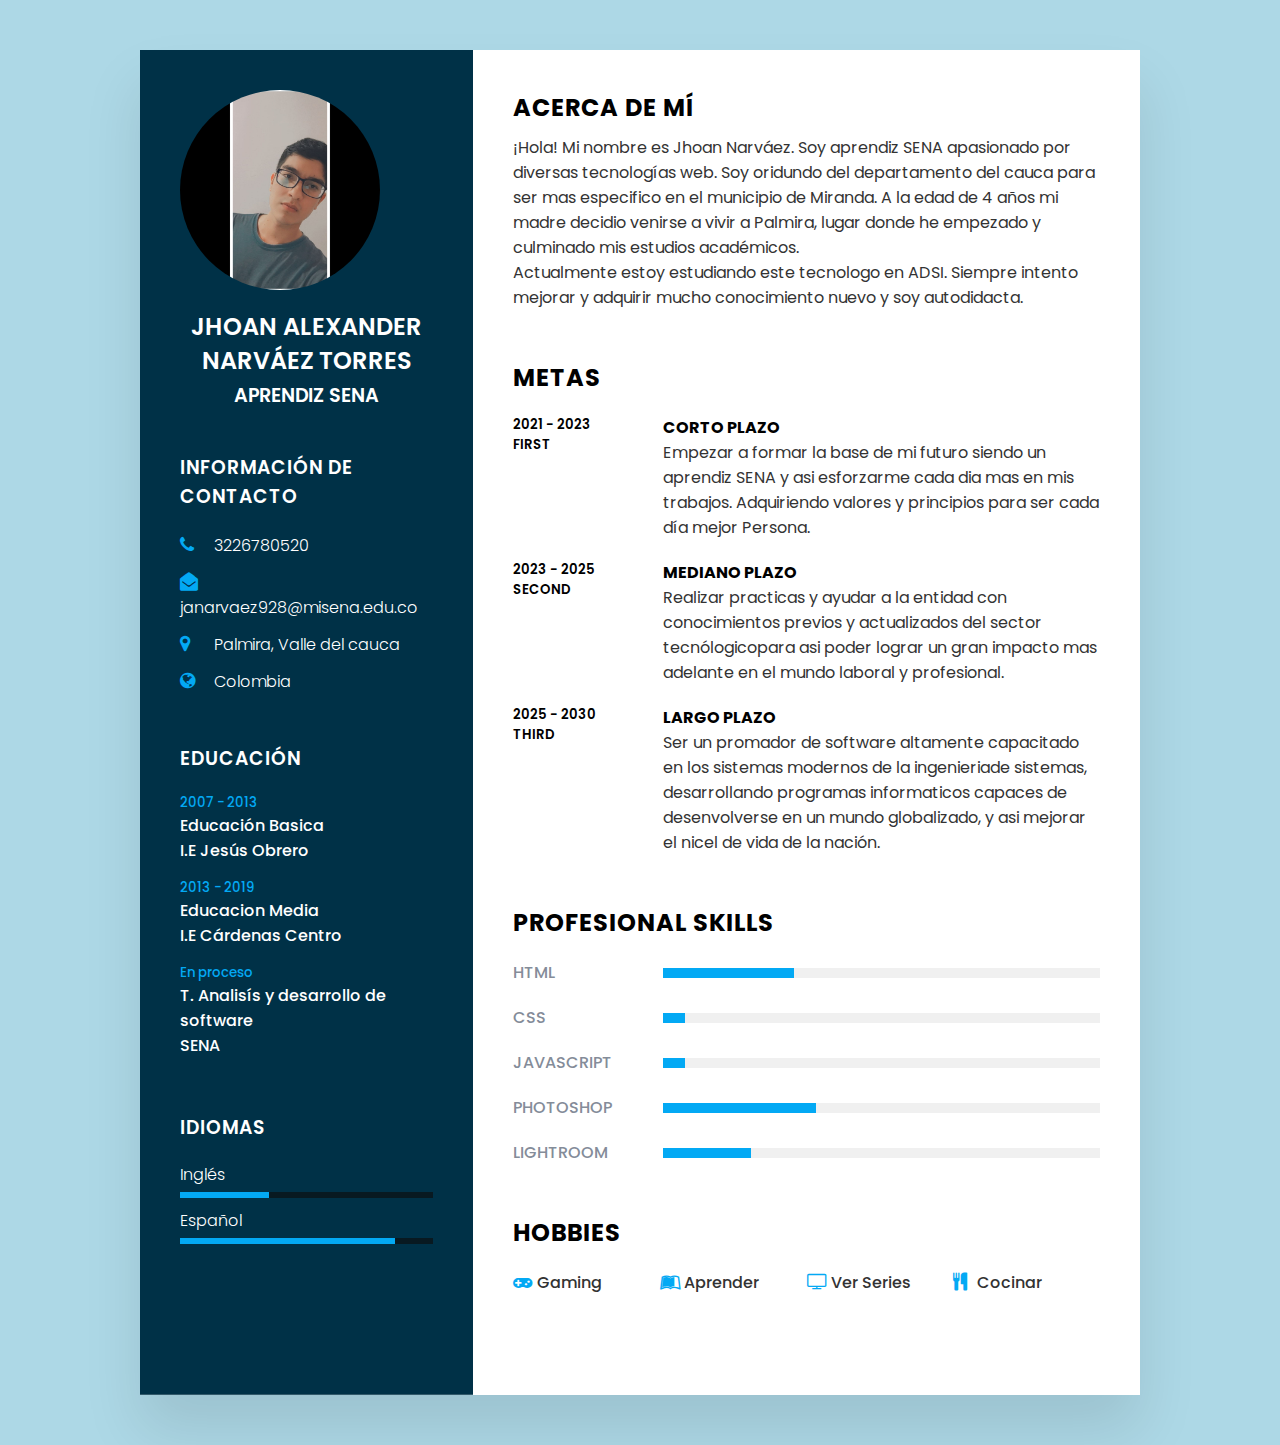
<file: HV.html>
<!DOCTYPE html>
<html>
<head>
    <meta charset="UTF-8">
    <meta name="viewport" content="width=device-width, initial-scale=1.0">
    <title>Hoja De Vida</title>
    <link rel="stylesheet" href="https://cdnjs.cloudflare.com/ajax/libs/font-awesome/4.7.0/css/font-awesome.css" integrity="sha512-5A8nwdMOWrSz20fDsjczgUidUBR8liPYU+WymTZP1lmY9G6Oc7HlZv156XqnsgNUzTyMefFTcsFH/tnJE/+xBg==" crossorigin="anonymous" referrerpolicy="no-referrer" />
    <link rel="stylesheet" type="text/css" href="Style.css">
</head>
<body>
    <div class="container">
        <div class="left_Side">
            <div class="profileText">
                <div class="imgBx">
                    <img src="./Img/yop.jpeg" height="200">
                </div>
                <h2>Jhoan Alexander Narváez Torres<br><span>Aprendiz Sena</span></h2>
            </div>
            <div class="contactInfo">
                <h3 class="title">Información de contacto</h3>
                <ul>
                    <li>
                        <span class="icon"><i class="fa fa-phone" aria-hidden="true"></i>
                        </span>
                        <span class="text">3226780520</span>
                    </li>
                    <li>
                        <span class="icon"><i class="fa fa-envelope-open" aria-hidden="true"></i>
                        </span>
                        <span class="text">janarvaez928@misena.edu.co</span>
                    </li> <li>
                        <span class="icon"><i class="fa fa-map-marker" aria-hidden="true"></i>
                        </span>
                        <span class="text">Palmira, Valle del cauca</span>
                    </li> 
                    <li>
                        <span class="icon"><i class="fa fa-globe" aria-hidden="true"></i>
                        </span>
                        <span class="text"> Colombia</span>
                    </li>
                </ul>
            </div>

            <div class="contactInfo education">
                <h3 class="title">Educación</h3>
                <ul>
                    <li>
                        <h5>2007 - 2013</h5>
                        <h4>Educación Basica</h4>
                        <h4>I.E Jesús Obrero</h4>
                    </li>

                    <li>
                        <h5>2013 - 2019</h5>
                        <h4>Educacion Media</h4>
                        <h4>I.E Cárdenas Centro</h4>
                    </li>

                    <li>
                        <h5>En proceso</h5>
                        <h4>T. Analisís y desarrollo de software</h4>
                        <h4>SENA</h4>
                    </li>
                        
                    
                </ul>
            </div>

            <div class="contactInfo language">
                <h3 class="title">Idiomas</h3>
                <ul>
                    <li>
                        <span class="text">Inglés</span>
                        <span class="percent">
                            <div style="width: 35%;"></div>
                        </span>
                    </li>
                    <li>
                        <span class="text">Español</span>
                        <span class="percent">
                            <div style="width: 85%;"></div>
                        </span>
                    </li>
                </ul>
            </div>

        </div>
        <div class="right_Side">
            <div class="about">
                <h2 class="title2">Acerca De mí</h2>
                <p>¡Hola! Mi nombre es Jhoan Narváez. Soy aprendiz SENA apasionado por diversas tecnologías web. Soy oridundo del departamento del cauca para ser mas especifico en el municipio de Miranda. A la edad de 4 años mi madre decidio venirse a vivir a Palmira, lugar donde he empezado y culminado mis estudios académicos.

                    <br>Actualmente estoy estudiando este tecnologo en ADSI. Siempre intento mejorar y adquirir mucho conocimiento nuevo y soy autodidacta.</p>
            </div>
            <div class="about">
                <h2 class="title2">Metas</h2>
                <div class="box">
                    <div class="year_company">
                        <h5>2021 - 2023</h5>
                        <h5>First</h5>
                    </div>
                    <div class="text">
                        <h4>CORTO PLAZO</h4>
                        <p>Empezar a formar la base de mi futuro siendo un aprendiz SENA y asi esforzarme cada dia mas en mis trabajos. Adquiriendo valores y principios para ser cada día mejor Persona.</p>
                    </div>
                </div>
                
                <div class="box">
                    <div class="year_company">
                        <h5>2023 - 2025</h5>
                        <h5>Second</h5>
                    </div>
                    <div class="text">
                        <h4>MEDIANO PLAZO</h4>
                        <p>Realizar practicas y ayudar a la entidad con conocimientos previos y actualizados del sector tecnólogicopara asi poder lograr un gran impacto mas adelante en el mundo laboral y profesional.</p>
                    </div>
                </div>

                <div class="box">
                    <div class="year_company">
                        <h5>2025 - 2030</h5>
                        <h5>Third</h5>
                    </div>
                    <div class="text">
                        <h4>LARGO PLAZO</h4>
                        <p>Ser un promador de software altamente capacitado en los sistemas modernos de la ingenieriade sistemas, desarrollando programas informaticos capaces de desenvolverse en un mundo globalizado, y asi mejorar el nicel de vida de la nación.</p>
                    </div>
                </div>
                
            </div>

            <div class="about skills">
                <h2 class="title2">Profesional Skills</h2>
                <div class="box">
                    <h4>Html</h4>
                    <div class="percent">
                        <div style="width: 30%;"></div>
                    </div>
                </div>

                <div class="box">
                    <h4>Css</h4>
                    <div class="percent">
                        <div style="width: 5%;"></div>
                    </div>
                </div>

                <div class="box">
                    <h4>JavaScript</h4>
                    <div class="percent">
                        <div style="width: 5%;"></div>
                    </div>
                </div>

                <div class="box">
                    <h4>Photoshop</h4>
                    <div class="percent">
                        <div style="width: 35%;"></div>
                    </div>
                </div>

                <div class="box">
                    <h4>Lightroom</h4>
                    <div class="percent">
                        <div style="width: 20%;"></div>
                    </div>
                </div>
            </div>

            <div class="about interest">
                <h2 class="title2">Hobbies</h2>
                <ul>
                    <li><i class="fa fa-gamepad" aria-hidden="true"></i>
                        Gaming</li>
                    <li><i class="fa fa-leanpub" aria-hidden="true"></i>
                        Aprender</li>
                    <li><i class="fa fa-television" aria-hidden="true"></i>
                        Ver Series</li>
                    <li><i class="fa fa-cutlery" aria-hidden="true"></i>
                        Cocinar</li>
                </ul>
            </div>

        </div>
    </div>

    
</body>
</html>
</file>
<file: Style.css>
@import url("https://fonts.googleapis.com/css?family=Poppins:200,300,400,500,600,700,800,900&display=swap");
*
{
    margin: 0;
    padding: 0;
    box-sizing: border-box;
    font-family: "Poppins", sans-serif;
}

body
{
    background: lightblue;
    display: flex;
    justify-content: center;
    align-items: center;
    min-height: 100vh;
}

.container
{
    position: relative;
    width: 100%;
    max-width: 1000px;
    min-height: 1000px;
    background: #fff;
    margin: 50px;
    display: grid;
    grid-template-columns: 1fr 2fr;
    box-shadow: 0 35px 55px rgba(0,0,0,0.1);
}

.container .left_Side
{
    position: relative;
    background: #003147;
    padding: 40px;
    flex-direction: column;
    align-items: center;
    padding-bottom: 20px;
    border-bottom: 1px solid rgba(255,255,255,0.2) ;
}

.profileText .imgBx
{
    position: relative;
    width: 200px;
    height: 200px;
    border-radius: 50%;
    overflow: hidden;

}

.profileText .imgBx img
{
    position: absolute;
    top: 0;
    left: 0;
    width: 100%;
    height: 100%;
    object-fit: cover;

}

.profileText h2
{
    color: #fff;
    font-size: 1.5em;
    margin-top: 20px;
    text-transform: uppercase;
    text-align: center;
    font-weight: 600;
    line-height: 1.4em;
}

.profileText h2 span
{
    font-size: 0.8em;

}

.contactInfo
{
    padding-top: 40px;

}

.title
{
color: #fff;
text-transform: uppercase;
font-weight: 600;
letter-spacing: 1px;
margin-bottom: 20px;
}

.contactInfo ul
{
    position: relative;
}

.contactInfo ul li
{
    position: relative;
    list-style: none;
    margin: 10px 0;
    cursor: pointer;

}

.contactInfo ul li .icon
{
    display: inline-block;
    width: 30px;
    font-size: 18px;
    color: #03a9f4;

}

.contactInfo ul li span
{
    color: #fff;
    font-weight: 300;

}

.contactInfo.education li
{
    margin-bottom: 15px;
}

.contactInfo.education  h5
{
    color: #03a9f4;
    font-weight: 500;
}

.contactInfo.education  h4:nth-child(2) 
{
    color: #fff;
    font-weight: 500;

}

.contactInfo.education  h4
{
    color: #fff;
    font-weight: 500;
    
}

.contactInfo.language .percent
{
    position: relative;
    width: 100%;
    height: 6px;
    background: #081921;
    display: block;
    margin-top: 5px;
}

.contactInfo.language .percent div
{
    position: absolute;
    top: 0;
    left: 0;
    height: 100%;
    background: #03a9f4;
}

.container .right_Side
{
    position: relative;
    background: #fff;
    padding: 40px;
    
}

.about
{
    margin-bottom: 50px;

}

.about :last-child
{
    margin-bottom: 0;
}

.title2
{
    color: 003147;
    text-transform: uppercase;
    letter-spacing: 1px;
    margin-bottom: 10px;

}

p
{
    color: #333;
}

.about .box
{
    display: flex;
    flex-direction: row;
    margin: 20px 0;

}

.about .box .year_company
{
    min-width: 150px;

}

.about .box .year_company h5
{
    text-transform: uppercase;
    color: 848c90;
    font-weight: 600;

}

.about .box text h4
{
    text-transform: uppercase;
    color: #2a7da2;
    font-size: 16px;

}

.skills .box
{
    position: relative;
    width: 100%;
    display: grid;
    grid-template-columns: 150px 1fr;
    justify-content: center;
    align-items: center;
}

.skills .box h4
{
   text-transform: uppercase;
    color: #848c99;
    font-weight: 500;

}

.skills .box .percent
{
    position: relative;
    width: 100%;
    height: 10px;
    background: #f0f0f0;

}

.skills .box .percent div
{
    position: absolute;
    top: 0;
    left: 0;
    height: 100%;
    background: #03a9f4;

}

.interest ul
{
    display: grid;
    grid-template-columns: repeat(4,1fr);
}

.interest ul li
{
    list-style: none;
    color: #333;
    font-weight: 500;
    margin: 10px 0;

}

.interest ul li .fa  
{
    color: #03a9f4;
    font-size: 18px;
    width: 20px;
}

@media (max-width: 1000px)
{
    .container
    {
        margin: 10px;
        grid-template-columns: repeat(1,1fr);
    }

    .interest ul
    {
        grid-template-columns: repeat(1,1fr);
    }
}

@media (max-width: 600px)
{
    .about .box
    {
       flex-direction: column;

    }

    .about .box .year_company
    {
        min-width: 150px;
        margin-bottom: 5px;

    }

    .interest ul 
    {
        grid-template-columns: repeat(1,1fr) ;
    }

    .skills .box
    {
        grid-template-columns: repeat(1,1fr);
    }
}
</file>
